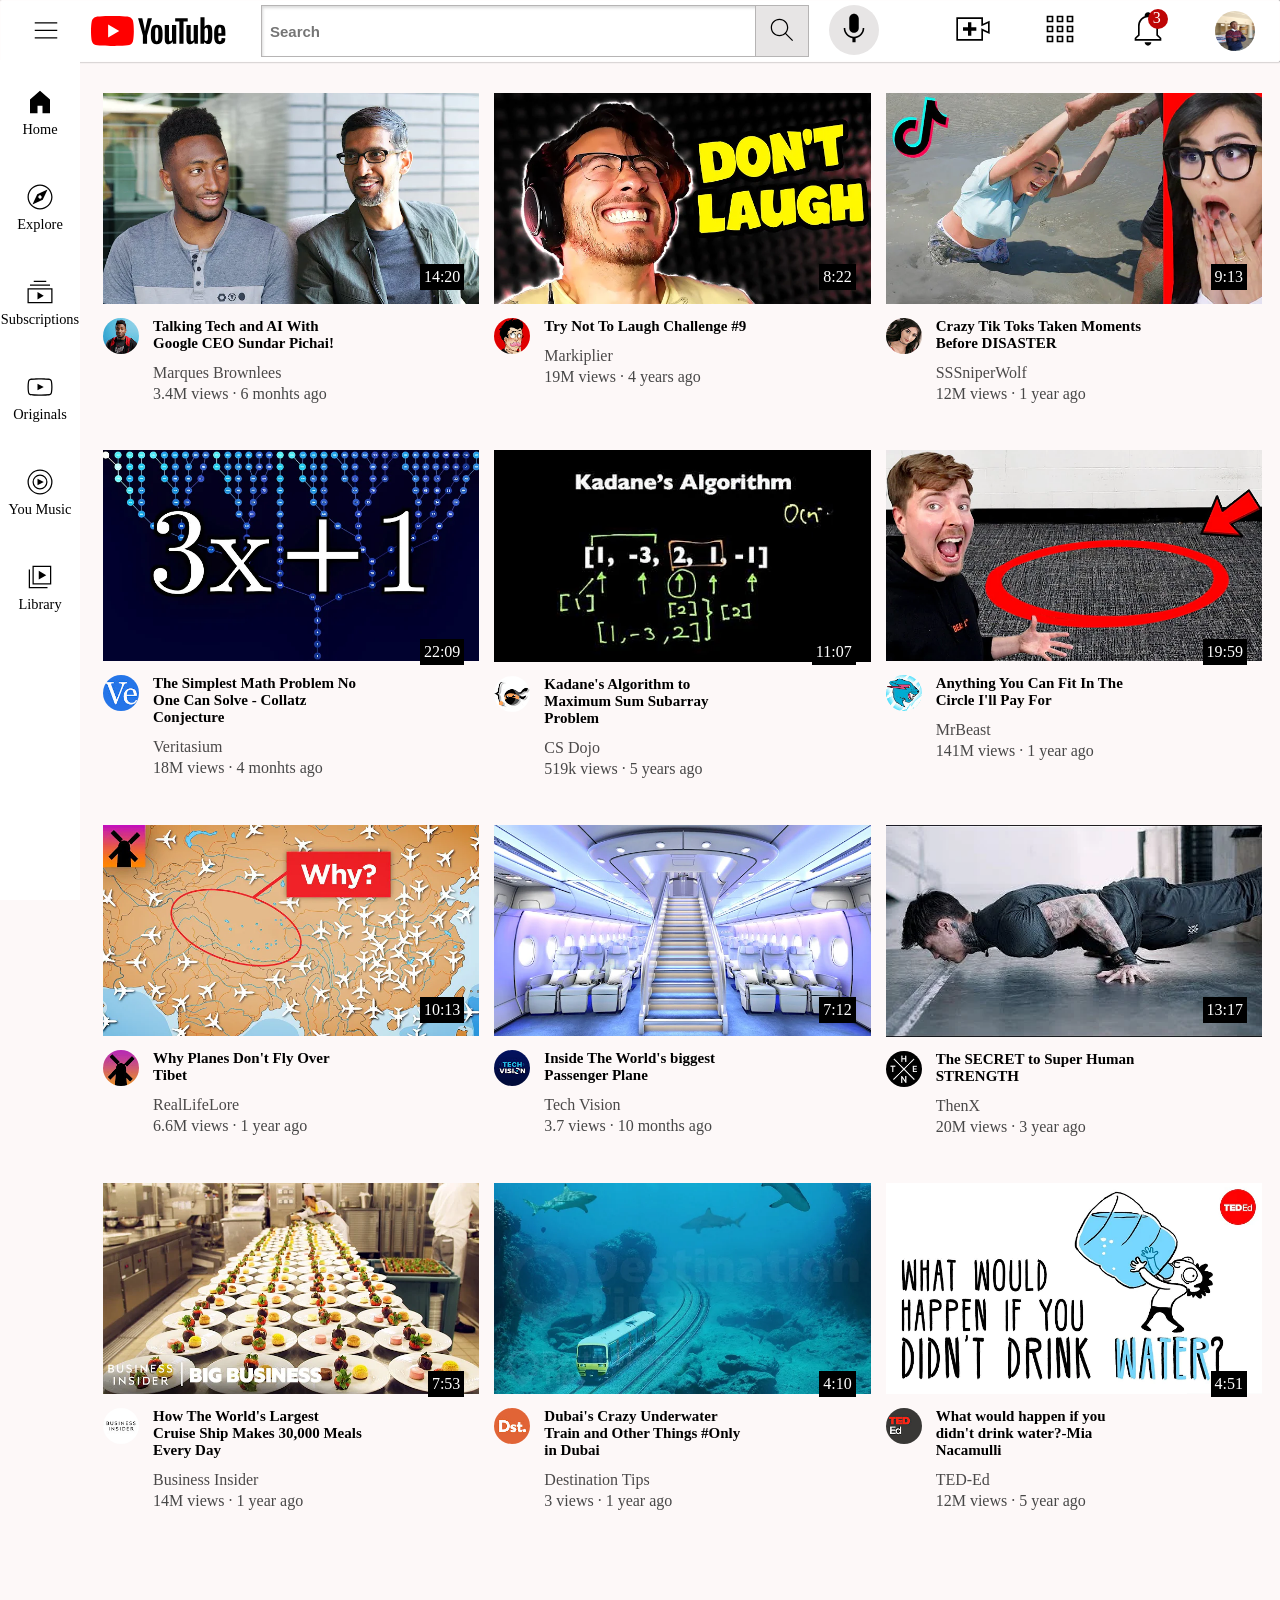
<file: index.html>
<!DOCTYPE html>
<html lang="en">

<head>
  <meta charset="UTF-8">
  <meta name="viewport" content="width=device-width, initial-scale=1.0">
  <link rel="stylesheet" href="youtube.css">
  <title>Youtube.com Clone</title>
</head>

<body>
  <div class="header">
    <div class="left-section">
      <img src="logos/hamburger-menu.svg" alt="" class="menu-icon">
      <img src="logos/youtube-logo.svg" alt="" class="youtube-logo">
    </div>
    <div class="middle-section">
      <input type="text" placeholder="Search" class="search-bar">
      <button class="search-btn">
        <img src="logos/search.svg" alt="" class="search-icon">
        <div class="hidden-text">Search</div>
      </button>
      <button class="voice-search-btn">
        <img src="logos/voice-search-icon.svg" alt="" class="voice-search-icon">
        <div class="hidden-text">Search with your voice</div>
      </button>
    </div>
    <div class="right-section">
      <div class="upload-container">
        <img src="logos/upload.svg" alt="" class="upload-icon">
        <div class="hidden-text">Create</div>
      </div>
      <div class="youtube-apps">
        <img src="logos/youtube-apps.svg" alt="" class="youtube-apps-icon">
        <div class="hidden-text">YouTube Apps</div>
      </div>
      <div class="notifications">
        <img src="logos/notifications.svg" alt="" class="notification-icon">
        <div class="hidden-text">Notifications</div>
        <div class="notification-status">
          3
        </div>
      </div>
      <img src="channels/my_profile.jpg" alt="" class="my-channel-photo">
    </div>
  </div>

  <div class="side-bar">
    <div class="side-bar-link">
      <img src="logos/home.svg" alt="">
      <div>Home</div>
    </div>
    <div class="side-bar-link">
      <img src="logos/explore.svg" alt="">
      <div>Explore</div>
    </div>
    <div class="side-bar-link">
      <img src="logos/subscriptions.svg" alt="">
      <div>Subscriptions</div>
    </div>
    <div class="side-bar-link">
      <img src="logos/originals.svg" alt="">
      <div>Originals</div>
    </div>
    <div class="side-bar-link">
      <img src="logos/youtube-music.svg" alt="">
      <div>You Music</div>
    </div>
    <div class="side-bar-link">
      <img src="logos/library.svg" alt="">
      <div>Library</div>
    </div>
  </div>

  <div class="main-container">

    <div class="main-content">
      <div class="thumbnail-1">
        <a href="https://www.youtube.com/" target="_blank">
          <img class="thumbnail-1-pic" src="thumbnails/thumbnail-1.webp" alt="">
        </a>
        <div class="video-time">
          14:20
        </div>
        <div class="thumbnail-1-stats">
          <div class="channel-1">
            <img class="channel-1-pic" src="channels/channel-1.jpeg" alt="">
          </div>
          <div class="thumbnail-1-content">
            <p class="thumbnail-1-title">
              Talking Tech and AI With Google CEO Sundar Pichai!
            </p>
            <p class="thumbnail-1-name">Marques Brownlees</p>
            <p class="thumbnail-1-views"> 3.4M views &#183; 6 monhts ago</p>
          </div>
        </div>
      </div>
      <div class="thumbnail-2">
        <img class="thumbnail-1-pic" src="thumbnails/thumbnail-2.webp" alt="">
        <div class="video-time">
          8:22
        </div>
        <div class="thumbnail-2-stats">
          <div class="channel-1">
            <img class="channel-1-pic" src="channels/channel-2.jpeg" alt="">
          </div>
          <div class="thumbnail-1-content">
            <p class="thumbnail-1-title">
              Try Not To Laugh Challenge #9
            </p>
            <p class="thumbnail-1-name">Markiplier</p>
            <p class="thumbnail-1-views"> 19M views &#183; 4 years ago</p>
          </div>
        </div>
      </div>
      <div class="thumbnail-3">
        <img class="thumbnail-3-pic" src="thumbnails/thumbnail-3.webp" alt="">
        <div class="video-time">
          9:13
        </div>
        <div class="thumbnail-3-stats">
          <div class="channel-1">
            <img class="channel-1-pic" src="channels/channel-3.jpeg" alt="">
          </div>
          <div class="thumbnail-1-content">
            <p class="thumbnail-1-title">
              Crazy Tik Toks Taken Moments Before DISASTER
            </p>
            <p class="thumbnail-1-name">SSSniperWolf</p>
            <p class="thumbnail-1-views"> 12M views &#183; 1 year ago</p>
          </div>
        </div>
      </div>

      <div class="thumbnail-1">
        <img class="thumbnail-1-pic" src="thumbnails/thumbnail-4.webp" alt="">
        <div class="video-time">
          22:09
        </div>
        <div class="thumbnail-1-stats">
          <div class="channel-1">
            <img class="channel-1-pic" src="channels/channel-4.jpeg" alt="">
          </div>
          <div class="thumbnail-1-content">
            <p class="thumbnail-1-title">
              The Simplest Math Problem No One Can Solve - Collatz Conjecture
            </p>
            <p class="thumbnail-1-name">Veritasium</p>
            <p class="thumbnail-1-views"> 18M views &#183; 4 monhts ago</p>
          </div>
        </div>
      </div>
      <div class="thumbnail-2">
        <img class="thumbnail-1-pic" src="thumbnails/thumbnail-5.webp" alt="">
        <div class="video-time">
          11:07
        </div>
        <div class="thumbnail-2-stats">
          <div class="channel-1">
            <img class="channel-1-pic" src="channels/channel-5.jpeg" alt="">
          </div>
          <div class="thumbnail-1-content">
            <p class="thumbnail-1-title">
              Kadane's Algorithm to Maximum Sum Subarray Problem
            </p>
            <p class="thumbnail-1-name">CS Dojo</p>
            <p class="thumbnail-1-views"> 519k views &#183; 5 years ago</p>
          </div>
        </div>
      </div>
      <div class="thumbnail-3">
        <img class="thumbnail-3-pic" src="thumbnails/thumbnail-6.webp" alt="">
        <div class="video-time">
          19:59
        </div>
        <div class="thumbnail-3-stats">
          <div class="channel-1">
            <img class="channel-1-pic" src="channels/channel-6.jpeg" alt="">
          </div>
          <div class="thumbnail-1-content">
            <p class="thumbnail-1-title">
              Anything You Can Fit In The Circle I'll Pay For
            </p>
            <p class="thumbnail-1-name">MrBeast</p>
            <p class="thumbnail-1-views"> 141M views &#183; 1 year ago</p>
          </div>
        </div>
      </div>

      <div class="thumbnail-1">
        <img class="thumbnail-1-pic" src="thumbnails/thumbnail-7.webp" alt="">
        <div class="video-time">
          10:13
        </div>
        <div class="thumbnail-1-stats">
          <div class="channel-1">
            <img class="channel-1-pic" src="channels/channel-7.jpeg" alt="">
          </div>
          <div class="thumbnail-1-content">
            <p class="thumbnail-1-title">
              Why Planes Don't Fly Over Tibet
            </p>
            <p class="thumbnail-1-name">RealLifeLore</p>
            <p class="thumbnail-1-views"> 6.6M views &#183; 1 year ago</p>
          </div>
        </div>
      </div>
      <div class="thumbnail-2">
        <img class="thumbnail-1-pic" src="thumbnails/thumbnail-8.webp" alt="">
        <div class="video-time">
          7:12
        </div>
        <div class="thumbnail-2-stats">
          <div class="channel-1">
            <img class="channel-1-pic" src="channels/channel-8.jpeg" alt="">
          </div>
          <div class="thumbnail-1-content">
            <p class="thumbnail-1-title">
              Inside The World's biggest Passenger Plane
            </p>
            <p class="thumbnail-1-name">Tech Vision</p>
            <p class="thumbnail-1-views"> 3.7 views &#183; 10 months ago</p>
          </div>
        </div>
      </div>
      <div class="thumbnail-3">
        <img class="thumbnail-3-pic" src="thumbnails/thumbnail-9.webp" alt="">
        <div class="video-time">
          13:17
        </div>

        <div class="thumbnail-3-stats">
          <div class="channel-1">
            <img class="channel-1-pic" src="channels/channel-9.jpeg" alt="">
          </div>
          <div class="thumbnail-1-content">
            <p class="thumbnail-1-title">
              The SECRET to Super Human STRENGTH
            </p>
            <p class="thumbnail-1-name">ThenX</p>
            <p class="thumbnail-1-views"> 20M views &#183; 3 year ago</p>
          </div>
        </div>
      </div>

      <div class="thumbnail-1">
        <img class="thumbnail-1-pic" src="thumbnails/thumbnail-10.webp" alt="">
        <div class="video-time">
          7:53
        </div>
        <div class="thumbnail-1-stats">
          <div class="channel-1">
            <img class="channel-1-pic" src="channels/channel-10.jpeg" alt="">
          </div>
          <div class="thumbnail-1-content">
            <p class="thumbnail-1-title">
              How The World's Largest Cruise Ship Makes 30,000 Meals Every Day
            </p>
            <p class="thumbnail-1-name">Business Insider</p>
            <p class="thumbnail-1-views"> 14M views &#183; 1 year ago</p>
          </div>
        </div>
      </div>
      <div class="thumbnail-2">
        <img class="thumbnail-1-pic" src="thumbnails/thumbnail-11.webp" alt="">
        <div class="video-time">
          4:10
        </div>

        <div class="thumbnail-2-stats">
          <div class="channel-1">
            <img class="channel-1-pic" src="channels/channel-11.jpeg" alt="">
          </div>
          <div class="thumbnail-1-content">
            <p class="thumbnail-1-title">
              Dubai's Crazy Underwater Train and Other Things #Only in Dubai
            </p>
            <p class="thumbnail-1-name">Destination Tips</p>
            <p class="thumbnail-1-views"> 3 views &#183; 1 year ago</p>
          </div>
        </div>
      </div>
      <div class="thumbnail-3">
        <img class="thumbnail-3-pic" src="thumbnails/thumbnail-12.webp" alt="">
        <div class="video-time">
          4:51
        </div>

        <div class="thumbnail-3-stats">
          <div class="channel-1">
            <img class="channel-1-pic" src="channels/channel-12.jpeg" alt="">
          </div>
          <div class="thumbnail-1-content">
            <p class="thumbnail-1-title">
              What would happen if you didn't drink water?-Mia Nacamulli
            </p>
            <p class="thumbnail-1-name">TED-Ed</p>
            <p class="thumbnail-1-views"> 12M views &#183; 5 year ago</p>
          </div>
        </div>

      </div>


    </div>
  </div>

</body>

</html>
</file>
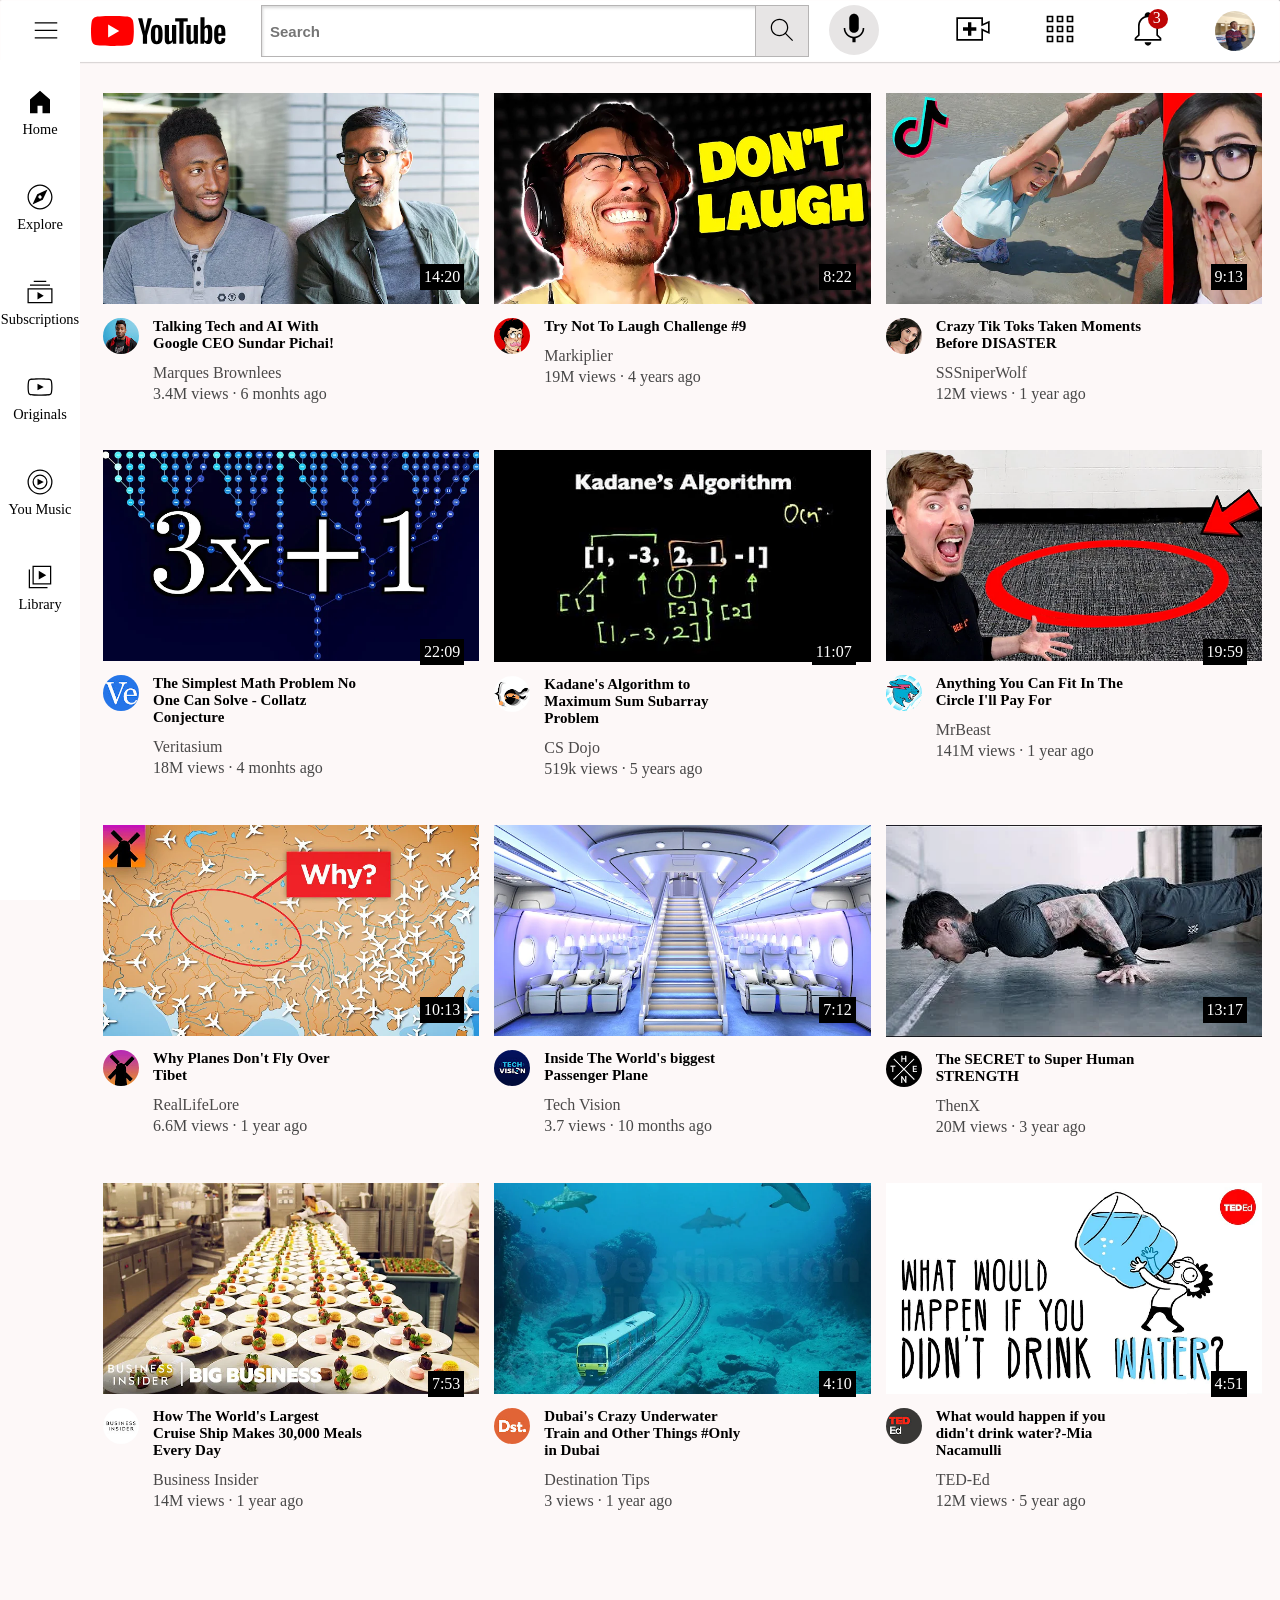
<file: youtube.html>
<!DOCTYPE html>
<html lang="en">

<head>
  <meta charset="UTF-8">
  <meta name="viewport" content="width=device-width, initial-scale=1.0">
  <link rel="stylesheet" href="youtube.css">
  <title>Youtube.com Clone</title>
</head>

<body>
  <div class="header">
    <div class="left-section">
      <img src="logos/hamburger-menu.svg" alt="" class="menu-icon">
      <img src="logos/youtube-logo.svg" alt="" class="youtube-logo">
    </div>
    <div class="middle-section">
      <input type="text" placeholder="Search" class="search-bar">
      <button class="search-btn">
        <img src="logos/search.svg" alt="" class="search-icon">
        <div class="hidden-text">Search</div>
      </button>
      <button class="voice-search-btn">
        <img src="logos/voice-search-icon.svg" alt="" class="voice-search-icon">
        <div class="hidden-text">Search with your voice</div>
      </button>
    </div>
    <div class="right-section">
      <div class="upload-container">
        <img src="logos/upload.svg" alt="" class="upload-icon">
        <div class="hidden-text">Create</div>
      </div>
      <div class="youtube-apps">
        <img src="logos/youtube-apps.svg" alt="" class="youtube-apps-icon">
        <div class="hidden-text">YouTube Apps</div>
      </div>
      <div class="notifications">
        <img src="logos/notifications.svg" alt="" class="notification-icon">
        <div class="hidden-text">Notifications</div>
        <div class="notification-status">
          3
        </div>
      </div>
      <img src="channels/my_profile.jpg" alt="" class="my-channel-photo">
    </div>
  </div>

  <div class="side-bar">
    <div class="side-bar-link">
      <img src="logos/home.svg" alt="">
      <div>Home</div>
    </div>
    <div class="side-bar-link">
      <img src="logos/explore.svg" alt="">
      <div>Explore</div>
    </div>
    <div class="side-bar-link">
      <img src="logos/subscriptions.svg" alt="">
      <div>Subscriptions</div>
    </div>
    <div class="side-bar-link">
      <img src="logos/originals.svg" alt="">
      <div>Originals</div>
    </div>
    <div class="side-bar-link">
      <img src="logos/youtube-music.svg" alt="">
      <div>You Music</div>
    </div>
    <div class="side-bar-link">
      <img src="logos/library.svg" alt="">
      <div>Library</div>
    </div>
  </div>

  <div class="main-container">

    <div class="main-content">
      <div class="thumbnail-1">
        <a href="https://www.youtube.com/" target="_blank">
          <img class="thumbnail-1-pic" src="thumbnails/thumbnail-1.webp" alt="">
        </a>
        <div class="video-time">
          14:20
        </div>
        <div class="thumbnail-1-stats">
          <div class="channel-1">
            <img class="channel-1-pic" src="channels/channel-1.jpeg" alt="">
          </div>
          <div class="thumbnail-1-content">
            <p class="thumbnail-1-title">
              Talking Tech and AI With Google CEO Sundar Pichai!
            </p>
            <p class="thumbnail-1-name">Marques Brownlees</p>
            <p class="thumbnail-1-views"> 3.4M views &#183; 6 monhts ago</p>
          </div>
        </div>
      </div>
      <div class="thumbnail-2">
        <img class="thumbnail-1-pic" src="thumbnails/thumbnail-2.webp" alt="">
        <div class="video-time">
          8:22
        </div>
        <div class="thumbnail-2-stats">
          <div class="channel-1">
            <img class="channel-1-pic" src="channels/channel-2.jpeg" alt="">
          </div>
          <div class="thumbnail-1-content">
            <p class="thumbnail-1-title">
              Try Not To Laugh Challenge #9
            </p>
            <p class="thumbnail-1-name">Markiplier</p>
            <p class="thumbnail-1-views"> 19M views &#183; 4 years ago</p>
          </div>
        </div>
      </div>
      <div class="thumbnail-3">
        <img class="thumbnail-3-pic" src="thumbnails/thumbnail-3.webp" alt="">
        <div class="video-time">
          9:13
        </div>
        <div class="thumbnail-3-stats">
          <div class="channel-1">
            <img class="channel-1-pic" src="channels/channel-3.jpeg" alt="">
          </div>
          <div class="thumbnail-1-content">
            <p class="thumbnail-1-title">
              Crazy Tik Toks Taken Moments Before DISASTER
            </p>
            <p class="thumbnail-1-name">SSSniperWolf</p>
            <p class="thumbnail-1-views"> 12M views &#183; 1 year ago</p>
          </div>
        </div>
      </div>

      <div class="thumbnail-1">
        <img class="thumbnail-1-pic" src="thumbnails/thumbnail-4.webp" alt="">
        <div class="video-time">
          22:09
        </div>
        <div class="thumbnail-1-stats">
          <div class="channel-1">
            <img class="channel-1-pic" src="channels/channel-4.jpeg" alt="">
          </div>
          <div class="thumbnail-1-content">
            <p class="thumbnail-1-title">
              The Simplest Math Problem No One Can Solve - Collatz Conjecture
            </p>
            <p class="thumbnail-1-name">Veritasium</p>
            <p class="thumbnail-1-views"> 18M views &#183; 4 monhts ago</p>
          </div>
        </div>
      </div>
      <div class="thumbnail-2">
        <img class="thumbnail-1-pic" src="thumbnails/thumbnail-5.webp" alt="">
        <div class="video-time">
          11:07
        </div>
        <div class="thumbnail-2-stats">
          <div class="channel-1">
            <img class="channel-1-pic" src="channels/channel-5.jpeg" alt="">
          </div>
          <div class="thumbnail-1-content">
            <p class="thumbnail-1-title">
              Kadane's Algorithm to Maximum Sum Subarray Problem
            </p>
            <p class="thumbnail-1-name">CS Dojo</p>
            <p class="thumbnail-1-views"> 519k views &#183; 5 years ago</p>
          </div>
        </div>
      </div>
      <div class="thumbnail-3">
        <img class="thumbnail-3-pic" src="thumbnails/thumbnail-6.webp" alt="">
        <div class="video-time">
          19:59
        </div>
        <div class="thumbnail-3-stats">
          <div class="channel-1">
            <img class="channel-1-pic" src="channels/channel-6.jpeg" alt="">
          </div>
          <div class="thumbnail-1-content">
            <p class="thumbnail-1-title">
              Anything You Can Fit In The Circle I'll Pay For
            </p>
            <p class="thumbnail-1-name">MrBeast</p>
            <p class="thumbnail-1-views"> 141M views &#183; 1 year ago</p>
          </div>
        </div>
      </div>

      <div class="thumbnail-1">
        <img class="thumbnail-1-pic" src="thumbnails/thumbnail-7.webp" alt="">
        <div class="video-time">
          10:13
        </div>
        <div class="thumbnail-1-stats">
          <div class="channel-1">
            <img class="channel-1-pic" src="channels/channel-7.jpeg" alt="">
          </div>
          <div class="thumbnail-1-content">
            <p class="thumbnail-1-title">
              Why Planes Don't Fly Over Tibet
            </p>
            <p class="thumbnail-1-name">RealLifeLore</p>
            <p class="thumbnail-1-views"> 6.6M views &#183; 1 year ago</p>
          </div>
        </div>
      </div>
      <div class="thumbnail-2">
        <img class="thumbnail-1-pic" src="thumbnails/thumbnail-8.webp" alt="">
        <div class="video-time">
          7:12
        </div>
        <div class="thumbnail-2-stats">
          <div class="channel-1">
            <img class="channel-1-pic" src="channels/channel-8.jpeg" alt="">
          </div>
          <div class="thumbnail-1-content">
            <p class="thumbnail-1-title">
              Inside The World's biggest Passenger Plane
            </p>
            <p class="thumbnail-1-name">Tech Vision</p>
            <p class="thumbnail-1-views"> 3.7 views &#183; 10 months ago</p>
          </div>
        </div>
      </div>
      <div class="thumbnail-3">
        <img class="thumbnail-3-pic" src="thumbnails/thumbnail-9.webp" alt="">
        <div class="video-time">
          13:17
        </div>

        <div class="thumbnail-3-stats">
          <div class="channel-1">
            <img class="channel-1-pic" src="channels/channel-9.jpeg" alt="">
          </div>
          <div class="thumbnail-1-content">
            <p class="thumbnail-1-title">
              The SECRET to Super Human STRENGTH
            </p>
            <p class="thumbnail-1-name">ThenX</p>
            <p class="thumbnail-1-views"> 20M views &#183; 3 year ago</p>
          </div>
        </div>
      </div>

      <div class="thumbnail-1">
        <img class="thumbnail-1-pic" src="thumbnails/thumbnail-10.webp" alt="">
        <div class="video-time">
          7:53
        </div>
        <div class="thumbnail-1-stats">
          <div class="channel-1">
            <img class="channel-1-pic" src="channels/channel-10.jpeg" alt="">
          </div>
          <div class="thumbnail-1-content">
            <p class="thumbnail-1-title">
              How The World's Largest Cruise Ship Makes 30,000 Meals Every Day
            </p>
            <p class="thumbnail-1-name">Business Insider</p>
            <p class="thumbnail-1-views"> 14M views &#183; 1 year ago</p>
          </div>
        </div>
      </div>
      <div class="thumbnail-2">
        <img class="thumbnail-1-pic" src="thumbnails/thumbnail-11.webp" alt="">
        <div class="video-time">
          4:10
        </div>

        <div class="thumbnail-2-stats">
          <div class="channel-1">
            <img class="channel-1-pic" src="channels/channel-11.jpeg" alt="">
          </div>
          <div class="thumbnail-1-content">
            <p class="thumbnail-1-title">
              Dubai's Crazy Underwater Train and Other Things #Only in Dubai
            </p>
            <p class="thumbnail-1-name">Destination Tips</p>
            <p class="thumbnail-1-views"> 3 views &#183; 1 year ago</p>
          </div>
        </div>
      </div>
      <div class="thumbnail-3">
        <img class="thumbnail-3-pic" src="thumbnails/thumbnail-12.webp" alt="">
        <div class="video-time">
          4:51
        </div>

        <div class="thumbnail-3-stats">
          <div class="channel-1">
            <img class="channel-1-pic" src="channels/channel-12.jpeg" alt="">
          </div>
          <div class="thumbnail-1-content">
            <p class="thumbnail-1-title">
              What would happen if you didn't drink water?-Mia Nacamulli
            </p>
            <p class="thumbnail-1-name">TED-Ed</p>
            <p class="thumbnail-1-views"> 12M views &#183; 5 year ago</p>
          </div>
        </div>

      </div>


    </div>
  </div>

</body>

</html>
</file>
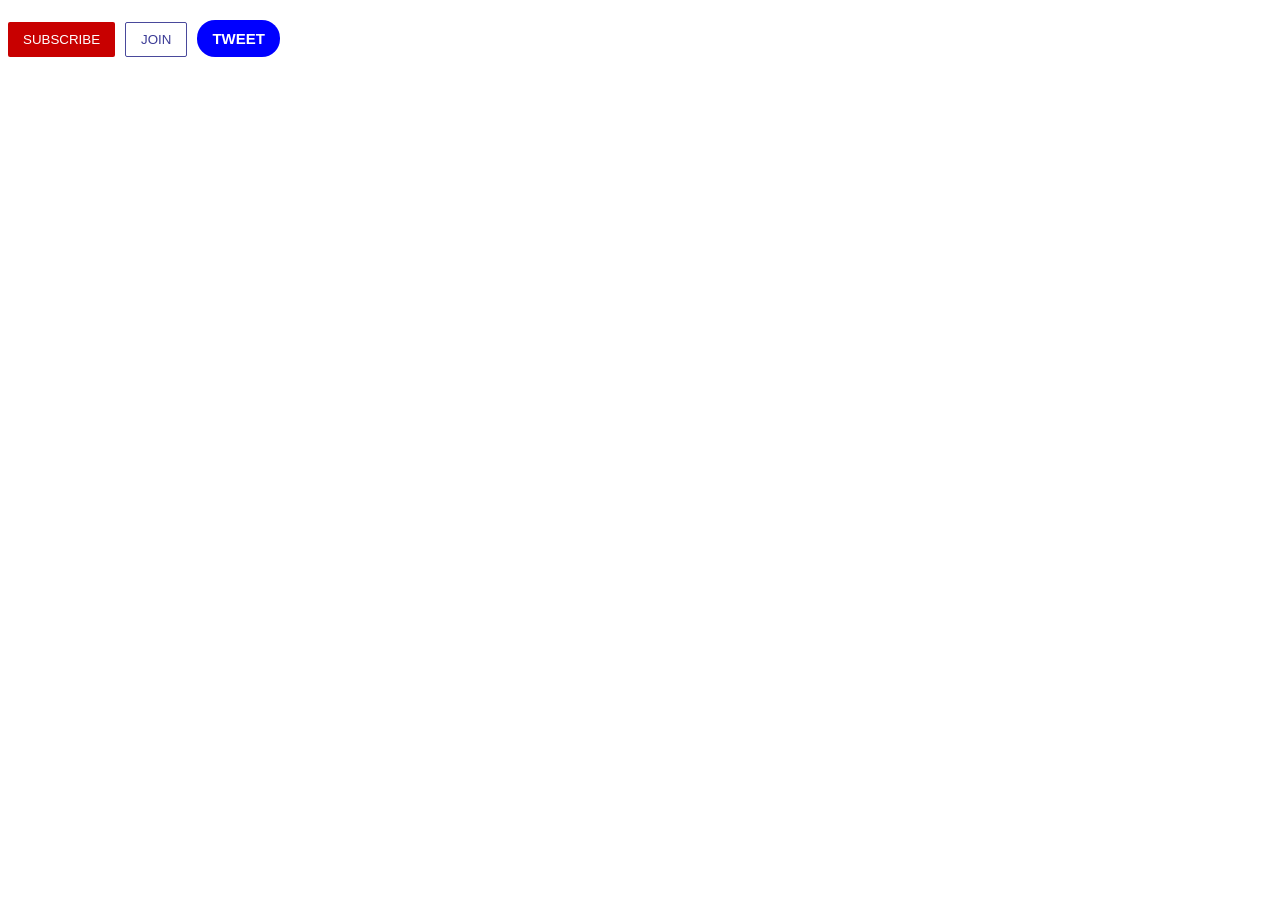
<file: Introductions/buttons.html>
<!DOCTYPE html>
<html lang="en">

<head>
    <meta charset="UTF-8">
    <meta name="viewport" content="width=device-width, initial-scale=1.0">
    <title>Buttons</title>
    <link rel="stylesheet" href="styles/buttons.css">
</head>

<body>
    <button class="subscribe-btn">
        SUBSCRIBE
    </button>
    <button class="join-btn">
        JOIN
    </button>
    <button class="tweet-btn">
        TWEET
    </button>
</body>
</html>
</file>
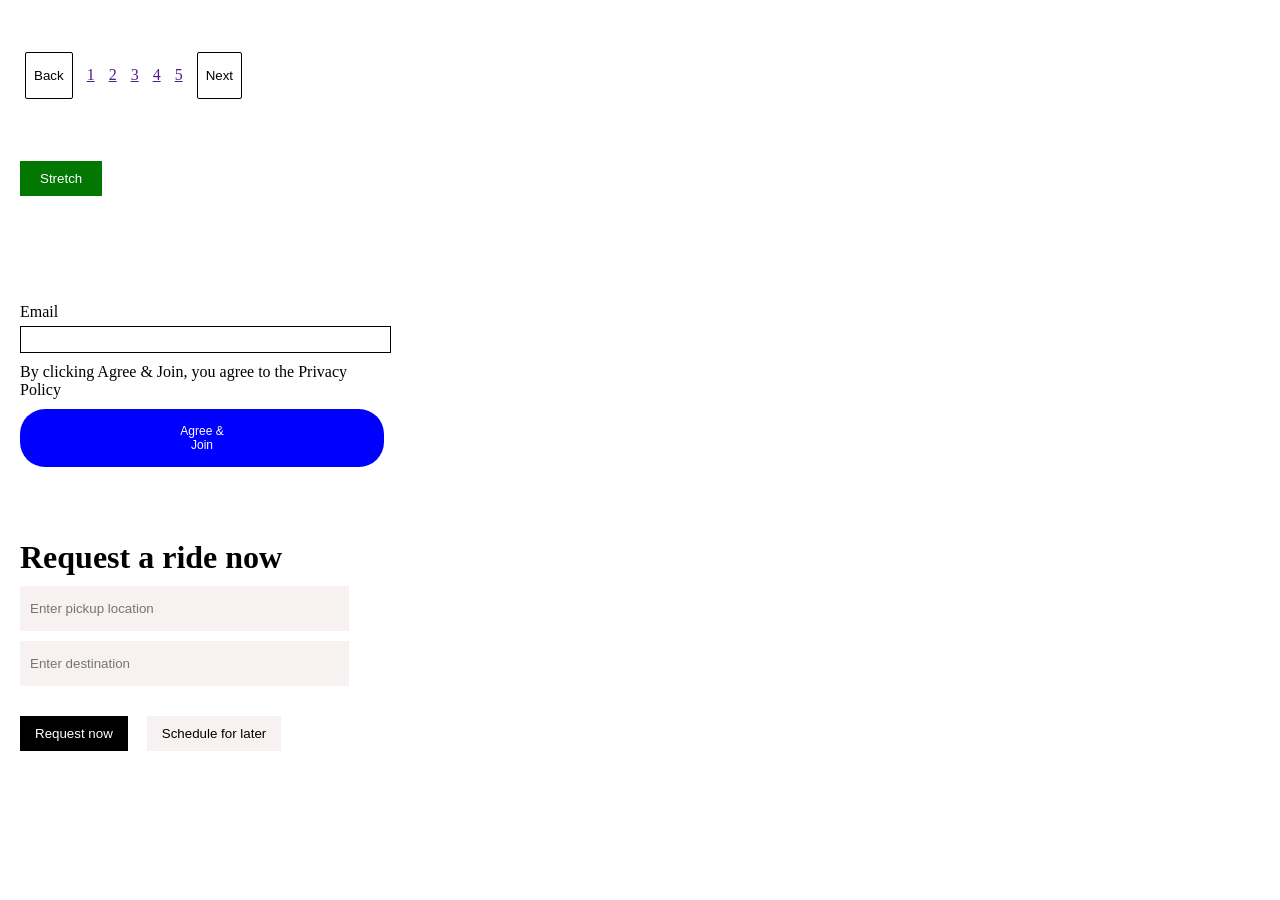
<file: Introductions/exercises.html>
<!DOCTYPE html>
<html lang="en">

<head>
    <meta charset="UTF-8">
    <meta name="viewport" content="width=device-width, initial-scale=1.0">
    <title>Practice Exercises</title>
    <link rel="stylesheet" href="styles/exercises.css">
</head>

<body>
    <h3 class="pagi-heading">Qustion 4h. Pagination</h3>
    <section class="pagi">
        <button class="back-btn">
            Back
        </button>
        <span><a href="">1</a></span>
        <span class="two"><a href="">2</a></span>
        <span class="three"><a href="">3</a></span>
        <span class="four"><a href="">4</a></span>
        <span class="five"><a href="">5</a></span>
        <button class="next-btn">
            Next
        </button>
    </section>

    <h3 class="stretch-heading">
        Qustion 4i.Stretch
    </h3>
    <section class="stretch-container">
        <button class="stretch">
            Stretch
        </button>
    </section>
    <h3 class="linkedin-heading">
        Question 7f. LinkedIn singup
    </h3>
    <section class="linkedin-container">
        <label for="" class="email">Email</label>
        <input type="email" class="email-box">
        <p>By clicking Agree & Join, you agree to the Privacy Policy</p>

        <button class="linkedin-btn">
            Agree & Join
        </button>
    </section>

    <h3 class="uber-heading">
        Question 8e. Uber request-a-ride form
    </h3>
    <form action="" class="uber">
        <h1>
            Request a ride now
        </h1>
        <input type="text" placeholder="Enter pickup location" class="pick-location">
        <input type="text" placeholder="Enter destination" class="destination">
        <button class="request">
            Request now
        </button>
        <button class="schedule">
            Schedule for later
        </button>
    </form>
   
</body>

</html>
</file>
<file: youtube.css>
.header {
  height: 60px;
  display: flex;
  justify-content: space-between;
  border: 1px solid #fffdfd;
  box-shadow: 0.7px 0px 2px rgba(0, 0, 0, 0.5);
  border-radius: 2px;
  position: fixed;
  background-color: white;
  top: 0;
  left: 0;
  right: 0;
  z-index: 100;
  flex: 1;
}

body {
  padding-bottom: 400px;
  padding-top: 85px;
  padding-left: 95px;
  padding-right: 10px;
  background-color: rgb(253, 248, 248);

}

.side-bar {
  position: fixed;
  left: 0;
  bottom: 0;
  top: 60px;
  width: 80px;
  background-color: white;
  z-index: 400;
  padding-top: 5px;
}

.side-bar-link {
  height: 95px;
  display: flex;
  justify-content: center;
  align-items: center;
  flex-direction: column;
  cursor: pointer;
}

.side-bar-link:hover {
  background-color: rgb(202, 200, 200);
  opacity: 0.7;

}

.side-bar-link img {
  height: 30px;
  margin-bottom: 4px;
}

.side-bar-link div {
  font-size: 0.9rem;
}

.left-section {
  display: flex;
  align-items: center;

}

.menu-icon,
.youtube-logo {
  height: 30px;
  margin-right: 25px;
}

.menu-icon {
  margin-left: 30px;
  margin-right: 30px;
}

.middle-section {
  flex: 1;
  display: flex;
  align-items: center;
}

.search-bar {
  height: 48px;
  margin-left: 10px;
  flex: 1;
  width: 0;
  font-size: 15px;
  padding-left: 8px;
  border: 1px solid rgb(182, 180, 180);
  box-shadow: inset 1px 2px 3px rgba(0, 0, 0, 0.15);
}

.search-bar::placeholder {
  font-size: 15px;
  font-family: Arial, Helvetica, sans-serif;
  font-weight: bold;
}

.search-btn {
  background-color: rgb(231, 229, 229);
  height: 52px;
  border: 1px solid rgb(182, 180, 180);
  margin-left: -5px;
}

.search-icon {
  height: 30px;
  padding: 5px;
}

.search-btn,
.voice-search-btn,
.upload-container,
.youtube-apps,
.notifications {
  cursor: pointer;
  position: relative;

}

.search-btn .hidden-text,
.upload-container .hidden-text,
.youtube-apps .hidden-text,
.notifications .hidden-text,
.voice-search-btn .hidden-text {
  background-color: rgb(207, 207, 207);
  position: absolute;
  bottom: -30px;
  right: 0;
  opacity: 0;
  padding: 4px 5px 4px 5px;
  border-radius: 4px;
  font-size: 12px;
  pointer-events: none;
  transition: opacity 0.15s;
  white-space: nowrap;

}

.youtube-apps .hidden-text,
.notifications .hidden-text {
  position: absolute;
  bottom: -30px;
  right: -30px;
  left: -10px;
}

.voice-search-btn .hidden-text {
  position: absolute;
  bottom: -30px;
  right: -45px;
  left: -30px;
}

.notification-status {
  position: absolute;
  background-color: rgb(190, 5, 5);
  color: white;
  height: 20px;
  width: 15px;
  border-radius: 10px;
  top: 0;
  right: 0;
  padding-left: 5px;
}

.notifications {
  position: relative;
}

.search-btn:hover .hidden-text,
.youtube-apps:hover .hidden-text,
.notifications:hover .hidden-text,
.upload-container:hover .hidden-text,
.voice-search-btn:hover .hidden-text {
  opacity: 1;
}

.voice-search-icon {
  height: 38px;
}

.voice-search-btn {
  margin-left: 20px;
  height: 50px;
  background-color: rgb(231, 229, 229);
  border-radius: 25px;
  padding: 4px;
  width: 50px;
  margin-top: 22px;
  margin-bottom: 25px;
  border: none;
}

.right-section {
  width: 350px;
  flex-shrink: 0;
  display: flex;
  align-items: center;
  margin-left: 50px;
  justify-content: space-around;
}

.upload-icon,
.youtube-apps-icon,
.notification-icon {
  height: 40px;
}

.my-channel-photo {
  height: 40px;
  border-radius: 25px;
  width: 40px;
}

.main-container {
  margin-left: 0px;
}

.main-content {
  display: grid;
  grid-template-columns: 1fr 1fr 1fr;
  column-gap: 15px;
  row-gap: 20px;
  cursor: pointer;

}

.thumbnail-1,
.thumbnail-2,
.thumbnail-3 {
  position: relative;
  height: 100%;

}

.video-time {
  background-color: black;
  color: white;
  position: absolute;
  right: 15px;
  bottom: 140px;
  padding-top: 4px;
  padding-bottom: 4px;
  padding-left: 4px;
  padding-right: 4px;
}

.thumbnail-1-pic {
  width: 100%;
}

.thumbnail-3-pic {
  width: 100%;
}

.thumbnail-1-stats,
.thumbnail-2-stats,
.thumbnail-3-stats {
  display: grid;
  grid-template-columns: 50px 210px;
  margin-top: 10px;
  margin-bottom: 20px;
}

.thumbnail-1-title {
  margin-top: 0px;
  font-size: 15px;
  font-weight: bold;
}

.channel-1 {
  /* background-color: blue; */
  width: 100%;
}

.channel-1-pic {
  height: 36px;
  border-radius: 18px;
}

.thumbnail-1-content {
  /* background-color: red; */
  width: 100%;
}

.thumbnail-1-content {
  margin-top: 0px;
}

.thumbnail-2-stats {
  /* background-color: aqua; */
  width: 100%;
}

.thumbnail-1-name {
  color: rgb(75, 73, 73);
  line-height: 10px;
}

.thumbnail-1-views {
  color: rgb(71, 71, 71);
  line-height: 0px;
}

@media (min-width:300px) and (max-width:450px) {
  .main-content {
    grid-template-columns: 1fr;
  }

  .side-bar {
    width: 50px;
  }

  .side-bar-link img {
    height: 20px;
  }

  .side-bar-link div {
    font-size: 0.6rem;
  }

  .main-container {
    margin-left: -30px;
    margin-right: 15px;
  }

  .youtube-logo {
    height: 15px;
    margin-right: 15px;
  }

  .menu-icon {
    height: 20px;
    margin-left: 15px;
  }

  .search-bar {
    display: none;
  }

  .search-btn {
    background-color: transparent;
    height: 30px;
    width: 30px;
    border: none;
  }

  .search-icon {
    height: 30px;
    padding: 0px;
  }

  .voice-search-btn {
    display: none;
  }

  .right-section {
    margin-left: 0px;

  }

  .upload-icon,
  .youtube-apps-icon {
    display: none;
  }

  .middle-section {
    justify-content: space-between;
    padding: 35px;
    align-self: center;

  }

  .right-section {
    flex-shrink: 0;
    justify-content:start;
    gap:25px;

  }

  .header {
    width: 100%;
    
  }
  .notification-icon {
  height: 30px;
  margin-left: -35px;
}

.my-channel-photo {
  height: 30px;
  width: 30px;
}
}
</file>
<file: Introductions/styles/buttons.css>
body {
     margin-top: 20px;
 }

 .subscribe-btn {
     background-color: rgb(200, 0, 0);
     color: white;
     border: none;
     border-radius: 2px;
     cursor: pointer;
     padding-top: 10px;
     padding-bottom: 10px;
     padding-right: 15px;
     padding-left: 15px;
     margin-right: 3px;
 }

 .subscribe-btn:hover {
     opacity: 0.8;
 }

 .subscribe-btn:active {
     opacity: 0.5;
 }

 .join-btn {
     background-color: white;
     color: rgb(59, 59, 150);
     border: 1px solid rgb(73, 73, 155);
     border-radius: 2px;
     cursor: pointer;
     margin-left: 3px;
     margin-right: 3px;
     padding-top: 9px;
     padding-bottom: 9px;
     padding-left: 15px;
     padding-right: 15px;
 }

 .tweet-btn {
     background-color: blue;
     color: white;
     border-radius: 18px;
     cursor: pointer;
     border: none;
     font-size: 15px;
     font-weight: bold;
     margin-left: 3px;
     padding-top: 10px;
     padding-bottom: 10px;
     padding-left: 15px;
     padding-right: 15px;
 }
</file>
<file: Introductions/styles/exercises.css>
* {
    margin: 0px;
    padding: 0px;
    box-sizing: 0;
}

body {
    background-color:none;
}

.stretch {
    /* margin-top: 10px; */
    margin-left: 10px;
    background-color: rgb(2, 119, 2);
    color: white;
    border: none;
    padding-left: 20px;
    padding-top: 10px;
    padding-right: 20px;
    padding-bottom: 10px;
    cursor: pointer;
    transition: padding 0.50s;
}

.stretch:hover {
    padding-left: 30px;
    padding-top: 20px;
    padding-right: 30px;
    padding-bottom: 20px;
}

.stretch-container {
    background-color: white;
    margin-right: 70%;
    margin-top: 10px;
    padding-top: 10px;
    height: 10vh;
    margin-left: 10px;
}

.pagi-heading,
.stretch-heading,
.linkedin-heading,
.uber-heading {
    color: white;
    margin-left: 10px;
    margin-top: 10px;
}

.pagi {
    background-color: white;
    margin-right: 70%;
    margin-top: 10px;
    margin-left: 10px;
    padding-top: 10px;
    padding-bottom: 10px;
    margin-bottom: 10px;
}

.two,
.three,
.four,
.five {
    margin-left: 10px;
}

.back-btn {
    background-color: white;
    border: 1px solid black;
    border-radius: 2px;
    margin-left: 15px;
    margin-right: 10px;
    padding-top: 15px;
    padding-bottom: 15px;
    padding-left: 8px;
    padding-right: 8px;
}

span {
    gap: 50px;
}

.next-btn {
    background-color: white;
    border: 1px solid black;
    border-radius: 2px;
    margin-left: 10px;
    margin-right: 10px;
    padding-top: 15px;
    padding-bottom: 15px;
    padding-left: 8px;
    padding-right: 8px;
}

.linkedin-container {
    color: black;
    background-color: white;
    margin-right: 70%;
    padding-top: 10px;
    padding-bottom: 20px;
    margin-left: 10px;
    margin-top: 10px;
    padding-left: 10px;
}

.email {
    display: block;
    margin-bottom: 5px;
}

.email-box {
    padding-right: 200px;
    padding-top: 10px;
    border: 1px solid black;
    margin-bottom: 10px;
}

.linkedin-btn {
    margin-top: 10px;
    background-color: blue;
    color: white;
    padding-left: 150px;
    padding-right: 150px;
    padding-top: 15px;
    padding-bottom: 15px;
    border-radius: 25px;
    border: none;
    font-size: 12px;
}

.uber {
    background-color: white;
    margin-right: 70%;
    padding-top: 10px;
    padding-bottom: 50px;
    margin-left: 10px;
    margin-top: 10px;
    padding-left: 10px;
    margin-bottom: 20px;
}

.pick-location {
    display: block;
    margin-top: 10px;
    margin-bottom: 10px;
}
.pick-location,
.destination{
    padding-top: 15px;
    padding-bottom: 15px;
    padding-left: 10px;
    padding-right: 150px;
    color: black;
    background-color: rgb(248, 241, 241);
    border: none;

}
.request{
    background-color: black;
    color: white;
     padding-top: 10px;
    padding-bottom: 10px;
    padding-left: 15px;
    padding-right: 15px;
    border: none;
}
.schedule{
     background-color: rgb(248, 241, 241);
    color:black;
     padding-top: 10px;
    padding-bottom: 10px;
    padding-left: 15px;
    padding-right: 15px;
    margin-left: 15px;
    border: none;
    margin-top: 30px;
}
</file>
